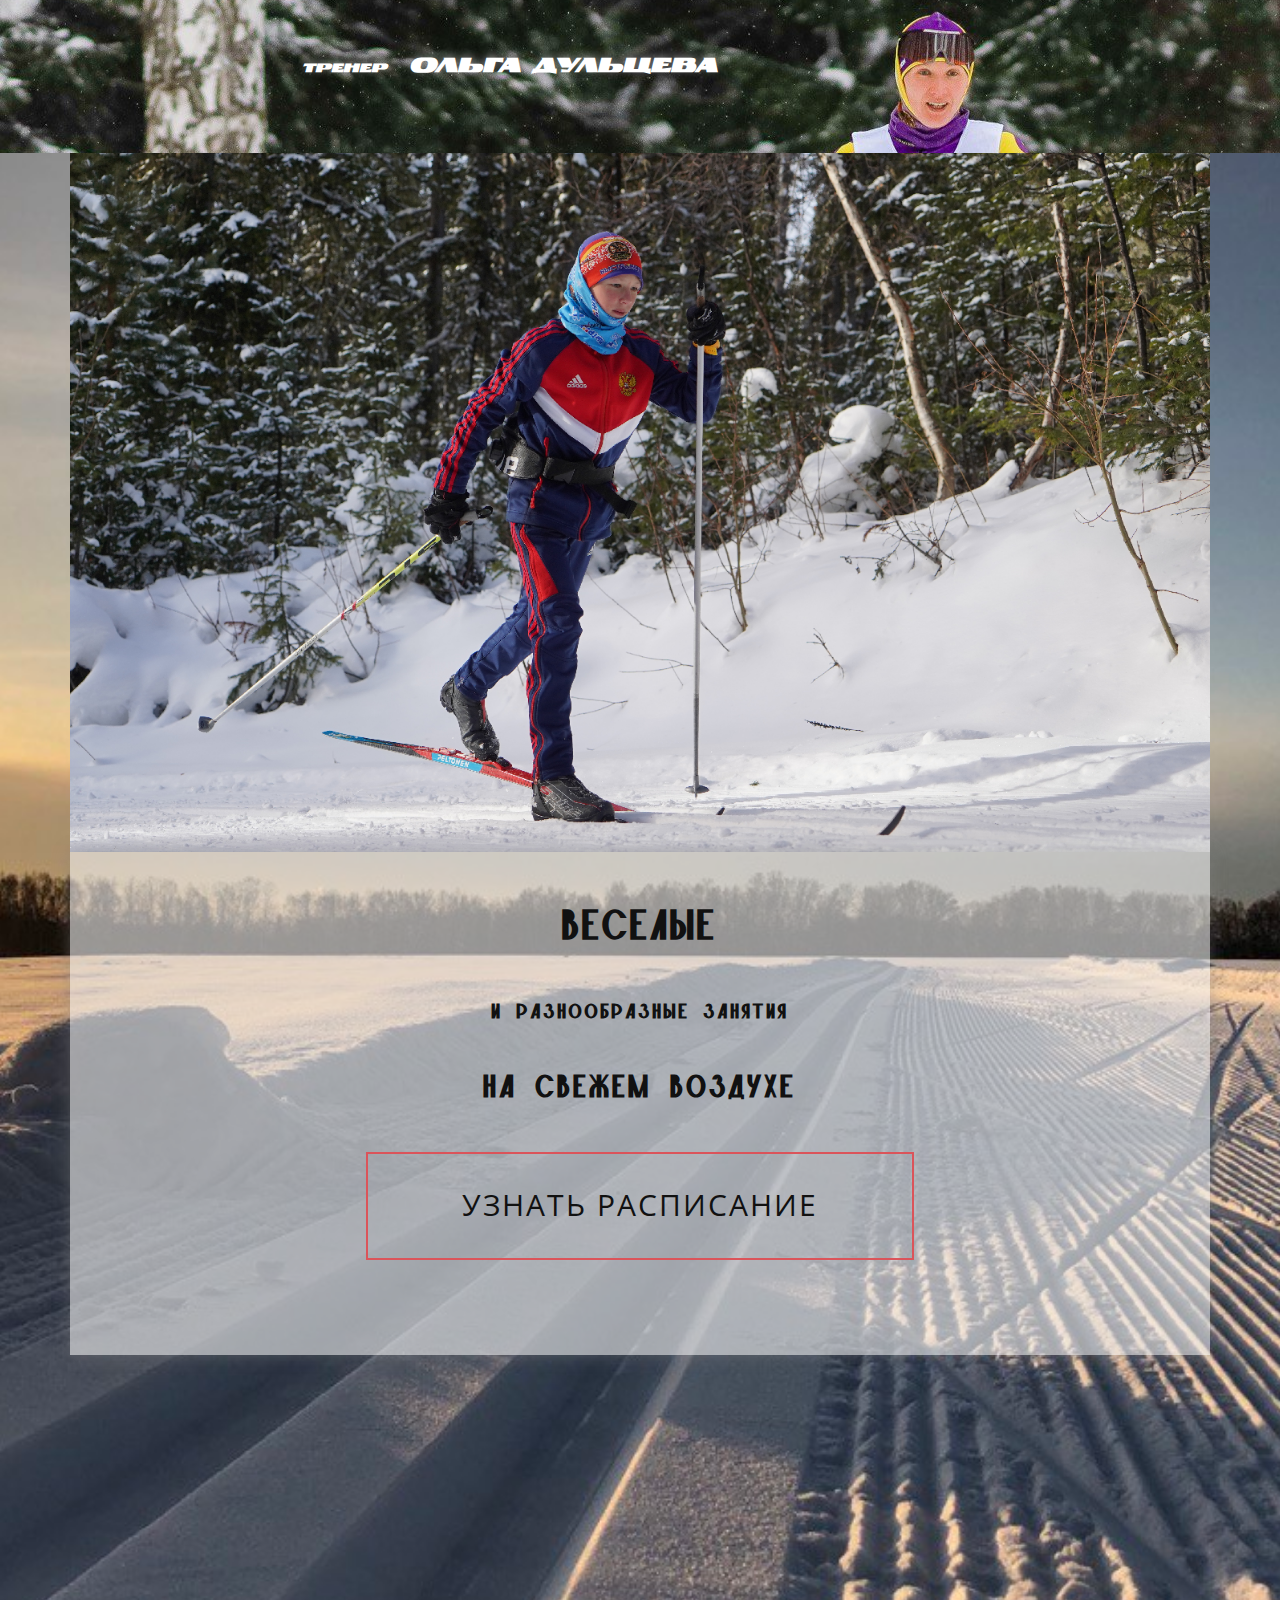
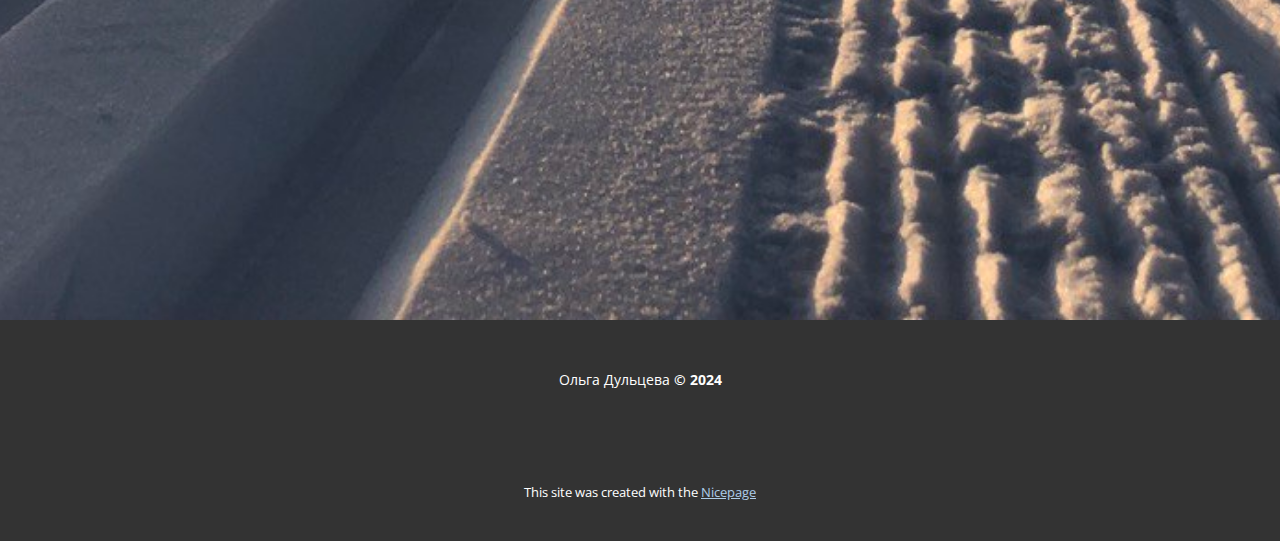
<file: index.html>
<!DOCTYPE html>
<html style="font-size: 16px;" lang="en"><head>
    <meta name="viewport" content="width=device-width, initial-scale=1.0">
    <meta charset="utf-8">
    <meta name="keywords" content="​Get started now to improve your experience today">
    <meta name="description" content="">
    <title>Home</title>
    <link rel="stylesheet" href="nicepage.css" media="screen">
<link rel="stylesheet" href="index.css" media="screen">
    <script class="u-script" type="text/javascript" src="jquery.js" defer=""></script>
    <meta name="generator" content="Nicepage 6.18.5, nicepage.com">
    
    <link id="u-theme-google-font" rel="stylesheet" href="https://fonts.googleapis.com/css?family=Roboto:100,100i,300,300i,400,400i,500,500i,700,700i,900,900i|Open+Sans:300,300i,400,400i,500,500i,600,600i,700,700i,800,800i">
    
    
    
    <script type="application/ld+json">{
		"@context": "http://schema.org",
		"@type": "Organization",
		"name": ""
}</script>
    <meta name="theme-color" content="#478ac9">
    <meta property="og:title" content="Home">
    <meta property="og:type" content="website">
  <meta data-intl-tel-input-cdn-path="intlTelInput/"></head>
  <body data-home-page="Home.html" data-home-page-title="Home" data-path-to-root="./" data-include-products="false" class="u-body u-xl-mode" data-lang="en">
  <header class="u-clearfix u-header u-image u-header" id="sec-40d6" data-image-width="1280" data-image-height="853"><div class="u-clearfix u-sheet u-sheet-1">
        <h1 class="u-align-center u-custom-font u-text u-text-body-alt-color u-title u-text-1">
          <span style="font-style: italic; font-size: 0.75rem;">Тренер</span>
          <span style="font-size: 1.25rem;"></span>
          <span style="font-style: italic;">
            <span style="font-size: 1.25rem;">
              <span style="font-size: 1.25rem;">Ольга</span>
            </span>
            <span style="font-size: 1.125rem;">
              <span style="font-size: 1.25rem;">Дульцева
            </span>
          </span>
        </h1>
      </div></header>
    <section class="skrollable u-align-center-lg u-align-center-md u-align-center-sm u-align-center-xs u-clearfix u-height-50vw-sm u-image u-section-1" id="carousel_dba3" data-image-width="1280" data-image-height="960">
      <div class="u-clearfix u-image u-sheet u-valign-middle-md u-valign-middle-sm u-valign-middle-xs u-image-1" data-image-width="1280" data-image-height="960">
        <img class="u-expanded-width u-image u-image-contain u-image-2" src="images/MikeTea.png" data-image-width="1421" data-image-height="871">
        <div class="u-align-center u-container-align-center u-container-style u-expanded-width u-grey-5 u-group u-opacity u-opacity-60 u-group-1" data-animation-name="customAnimationIn" data-animation-duration="1500" data-animation-delay="0">
          <div class="u-container-layout u-container-layout-1">
            <h1 class="u-custom-font u-text u-text-1" data-animation-name="customAnimationIn" data-animation-duration="1500" data-animation-delay="500">
              <span style="font-size: 3rem;">Веселые</span><b>
                <br>
                <span style="font-size: 1.5rem;">и разнообразные занятия</span>
                <br>
                <span style="font-size: 2.25rem;">на свежем воздухе</span></b>
            </h1>
            <a href="About.html" class="u-active-palette-2-base u-align-center u-border-2 u-border-active-palette-2-base u-border-hover-palette-2-base u-border-palette-2-base u-btn u-button-style u-hover-palette-2-base u-none u-text-active-white u-text-body-color u-text-hover-white u-btn-1" data-animation-name="customAnimationIn" data-animation-duration="1750" data-animation-delay="250">УЗНАТЬ РАСПИСАНИЕ </a>
          </div>
        </div>
      </div>
    </section>
    
    
    
    <footer class="u-align-center u-clearfix u-container-align-center u-footer u-grey-80 u-footer" id="sec-4edf"><div class="u-clearfix u-sheet u-valign-middle-xs u-sheet-1">
        <p class="u-small-text u-text u-text-variant u-text-1">Ольга Дульцева&nbsp;<b>© 2024</b>
        </p>
      </div></footer>
    <section class="u-backlink u-clearfix u-grey-80">
      <p class="u-text">
        <span>This site was created with the </span>
        <a class="u-link" href="https://nicepage.com/" target="_blank" rel="nofollow">
          <span>Nicepage</span>
        </a>
      </p>
    </section>
  
</body></html>
</file>
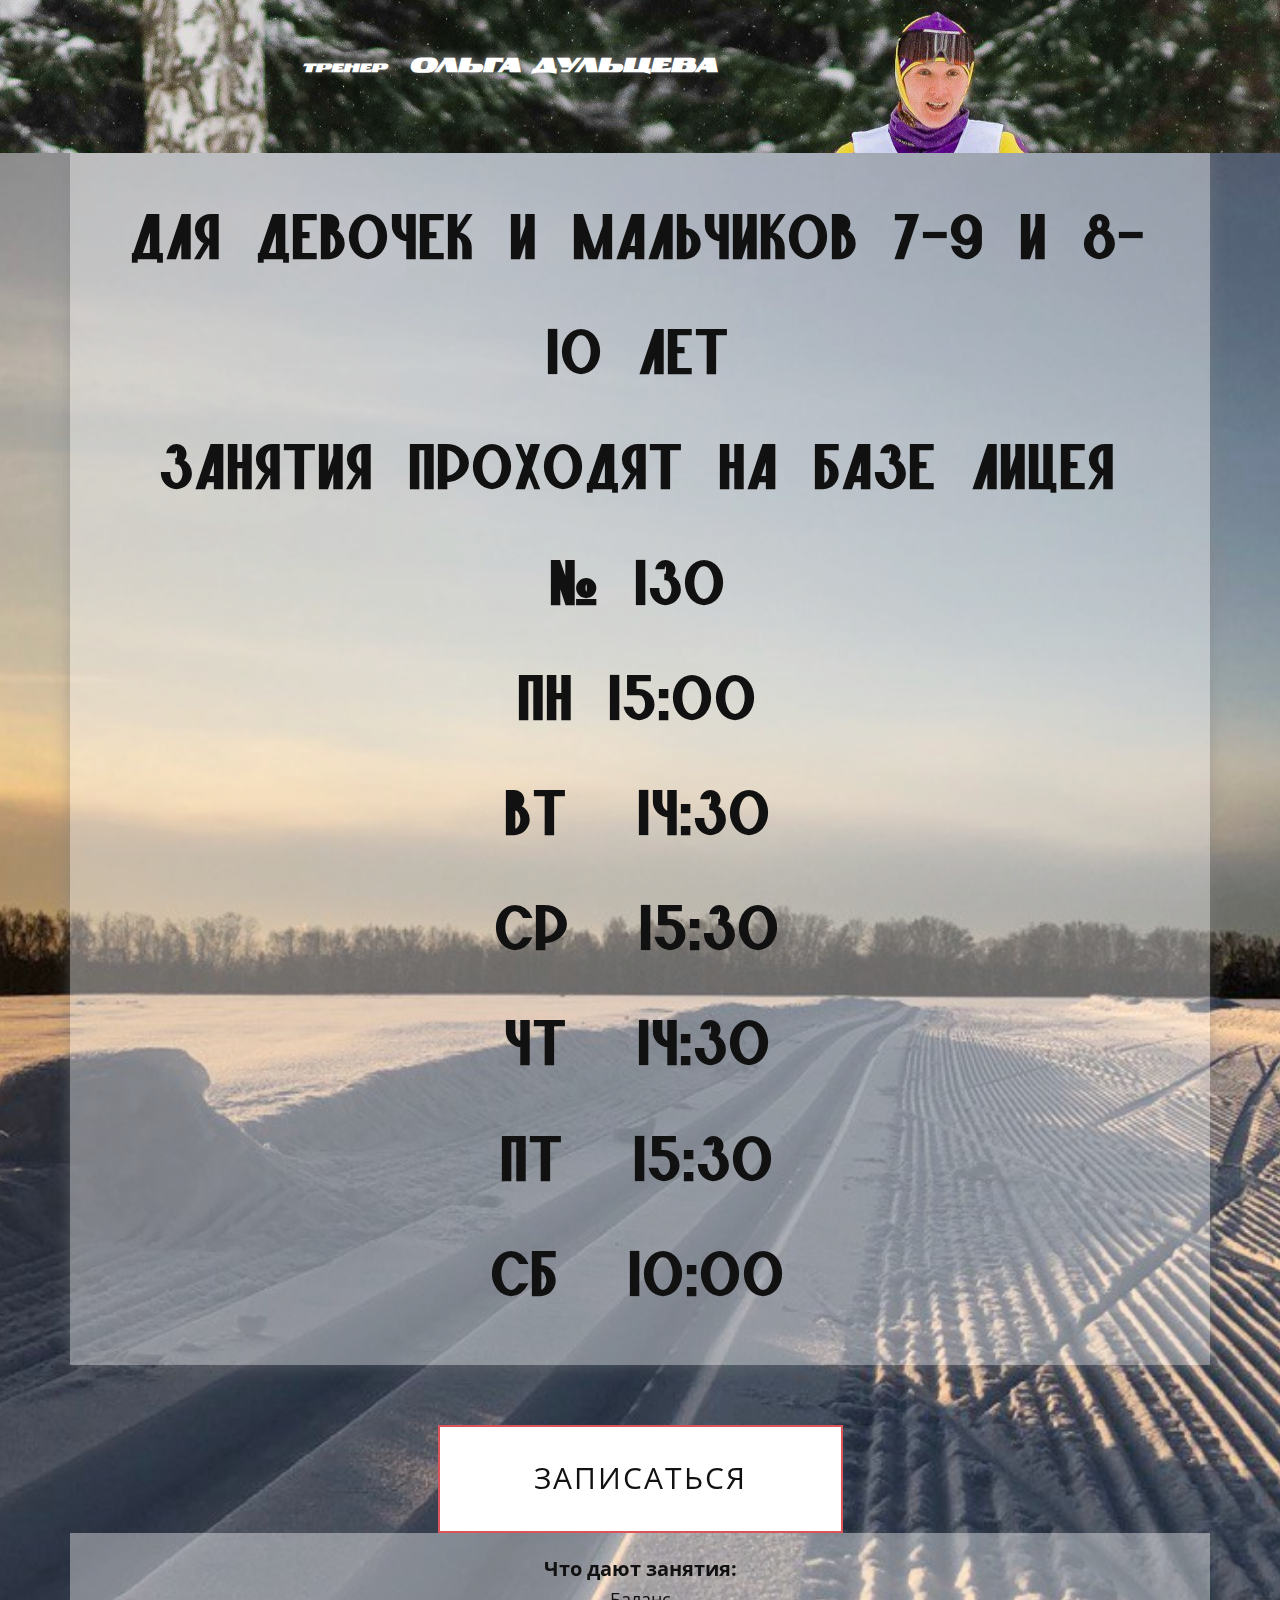
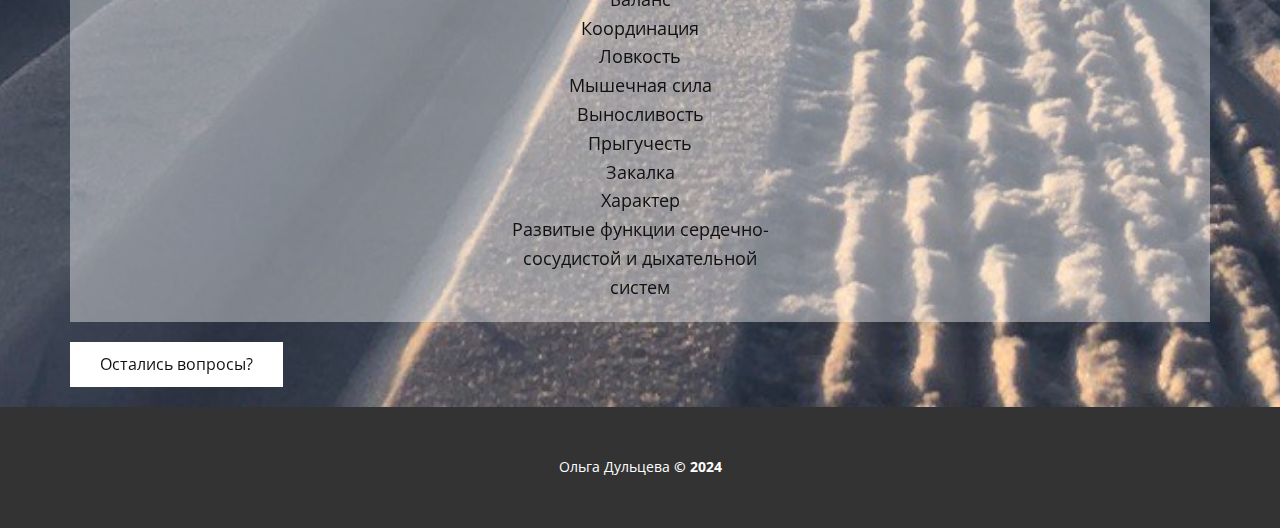
<file: About.html>
<!DOCTYPE html>
<html style="font-size: 16px;" lang="en"><head>
    <meta name="viewport" content="width=device-width, initial-scale=1.0">
    <meta charset="utf-8">
    <meta name="keywords" content="Тренер Ольга&nbsp;Дульцева">
    <meta name="description" content="">
    <title>About</title>
    <link rel="stylesheet" href="nicepage.css" media="screen">
<link rel="stylesheet" href="About.css" media="screen">
    <script class="u-script" type="text/javascript" src="jquery.js" defer=""></script>
    <script class="u-script" type="text/javascript" src="nicepage.js" defer=""></script>
    <meta name="generator" content="Nicepage 6.18.5, nicepage.com">
    
    <link id="u-theme-google-font" rel="stylesheet" href="https://fonts.googleapis.com/css?family=Roboto:100,100i,300,300i,400,400i,500,500i,700,700i,900,900i|Open+Sans:300,300i,400,400i,500,500i,600,600i,700,700i,800,800i">
    
    
    
    <script type="application/ld+json">{
		"@context": "http://schema.org",
		"@type": "Organization",
		"name": ""
}</script>
    <meta name="theme-color" content="#478ac9">
    <meta property="og:title" content="About">
    <meta property="og:type" content="website">
  <meta data-intl-tel-input-cdn-path="intlTelInput/"></head>
  <body data-path-to-root="./" data-include-products="false" class="u-body u-palette-1-base u-xl-mode" data-lang="en">
  <header class="u-clearfix u-header u-image u-sticky u-sticky-6663 u-header" id="bl1" data-image-width="1280" data-image-height="853"><div class="u-clearfix u-sheet u-sheet-1">
        <h1 class="u-align-center u-custom-font u-text u-text-body-alt-color u-title u-text-1">
          <span style="font-style: italic; font-size: 0.75rem;">Тренер</span>
          <span style="font-size: 1.25rem;"></span>
          <span style="font-style: italic;">
            <span style="font-size: 1.25rem;">
              <span style="font-size: 1.25rem;">Ольга</span>
            </span>
            <span style="font-size: 1.125rem;">
              <span style="font-size: 1.25rem;">Дульцева</span>
        </h1>
      </div></header>
    <section class="skrollable u-clearfix u-image u-section-1" id="sec-0a0c" data-image-width="1280" data-image-height="960">
      <div class="u-clearfix u-image-default u-sheet u-sheet-1" data-image-width="960" data-image-height="1280" data-custom-animation="{&quot;animation&quot;:{&quot;XXL&quot;:{&quot;steps&quot;:[],&quot;hidden&quot;:false,&quot;start&quot;:{&quot;at&quot;:&quot;bottom&quot;,&quot;off&quot;:0},&quot;end&quot;:{&quot;at&quot;:&quot;top&quot;,&quot;off&quot;:0}},&quot;XL&quot;:{&quot;steps&quot;:[{&quot;dist&quot;:0.28,&quot;skip&quot;:0,&quot;blur&quot;:10,&quot;sticky&quot;:false,&quot;fixed&quot;:true,&quot;mx&quot;:0,&quot;my&quot;:0,&quot;op&quot;:0,&quot;rot&quot;:0,&quot;sx&quot;:3,&quot;sy&quot;:3,&quot;bgy&quot;:0}],&quot;hidden&quot;:false,&quot;start&quot;:{&quot;at&quot;:&quot;middle&quot;,&quot;off&quot;:0},&quot;end&quot;:{&quot;at&quot;:&quot;top&quot;,&quot;off&quot;:0}},&quot;LG&quot;:{&quot;steps&quot;:[],&quot;hidden&quot;:false,&quot;start&quot;:{&quot;at&quot;:&quot;bottom&quot;,&quot;off&quot;:0},&quot;end&quot;:{&quot;at&quot;:&quot;top&quot;,&quot;off&quot;:0}},&quot;MD&quot;:{&quot;steps&quot;:[],&quot;hidden&quot;:false,&quot;start&quot;:{&quot;at&quot;:&quot;bottom&quot;,&quot;off&quot;:0},&quot;end&quot;:{&quot;at&quot;:&quot;top&quot;,&quot;off&quot;:0}},&quot;SM&quot;:{&quot;steps&quot;:[],&quot;hidden&quot;:true,&quot;start&quot;:{&quot;at&quot;:&quot;bottom&quot;,&quot;off&quot;:0},&quot;end&quot;:{&quot;at&quot;:&quot;top&quot;,&quot;off&quot;:0}},&quot;XS&quot;:{&quot;steps&quot;:[],&quot;hidden&quot;:true,&quot;start&quot;:{&quot;at&quot;:&quot;bottom&quot;,&quot;off&quot;:0},&quot;end&quot;:{&quot;at&quot;:&quot;top&quot;,&quot;off&quot;:0}}},&quot;container&quot;:&quot;&quot;}">
        <div class="skrollable u-align-center u-container-style u-expanded-width-xs u-group u-opacity u-opacity-40 u-parallax u-shape-rectangle u-white u-group-1">
          <div class="u-container-layout u-valign-top u-container-layout-1">
            <p class="u-text u-text-1"><b>Для девочек и мальчиков 7-9 и 8-10 лет</b>
              <br>Занятия проходят на базе Лицея № 130<br>ПН 15:00<br>ВТ&nbsp; 14:30<br>СР&nbsp; 15:30<br>ЧТ&nbsp; 14:30<br>ПТ&nbsp; 15:30<br>СБ&nbsp; 10:00
            </p>
          </div>
        </div>
        <a href="https://navigator.edu54.ru/program/7187-programma-lyzhnye-gonki-bazovyi-uroven" class="u-border-2 u-border-palette-2-base u-btn u-button-style u-hover-palette-2-base u-white u-btn-1">Записаться </a>
        <div class="u-align-center u-container-align-center u-container-style u-expanded-width-xs u-group u-opacity u-opacity-40 u-shape-rectangle u-white u-group-2">
          <div class="u-container-layout u-valign-top u-container-layout-2">
            <p class="u-text u-text-2" data-animation-out="0"><b>
                <span style="font-size: 1.25rem;">Что дают занятия:</span></b>
              <br> Баланс <br>Координация <br>Ловкость <br>Мышечная сила <br>Выносливость <br>Прыгучесть <br>Закалка <br>Характер <br>Развитые функции сердечно- <br>сосудистой и дыхательной <br>систем
            </p>
          </div>
        </div>
        <a href="https://t.me/dultsevaov" class="u-border-0 u-btn u-button-style u-hover-palette-2-base u-white u-btn-2">Остались вопросы? </a>
      </div>
    </section>
    <style class="u-overlap-style">.u-overlap:not(.u-sticky-scroll) .u-header {
background-color: #478ac9 !important
}</style>
    
    
    
    <footer class="u-align-center u-clearfix u-container-align-center u-footer u-grey-80 u-footer" id="sec-4edf"><div class="u-clearfix u-sheet u-valign-middle-xs u-sheet-1">
        <p class="u-small-text u-text u-text-variant u-text-1">Ольга Дульцева&nbsp;<b>© 2024</b>
        </p>
      </div></footer>
     
</body></html>
</file>
